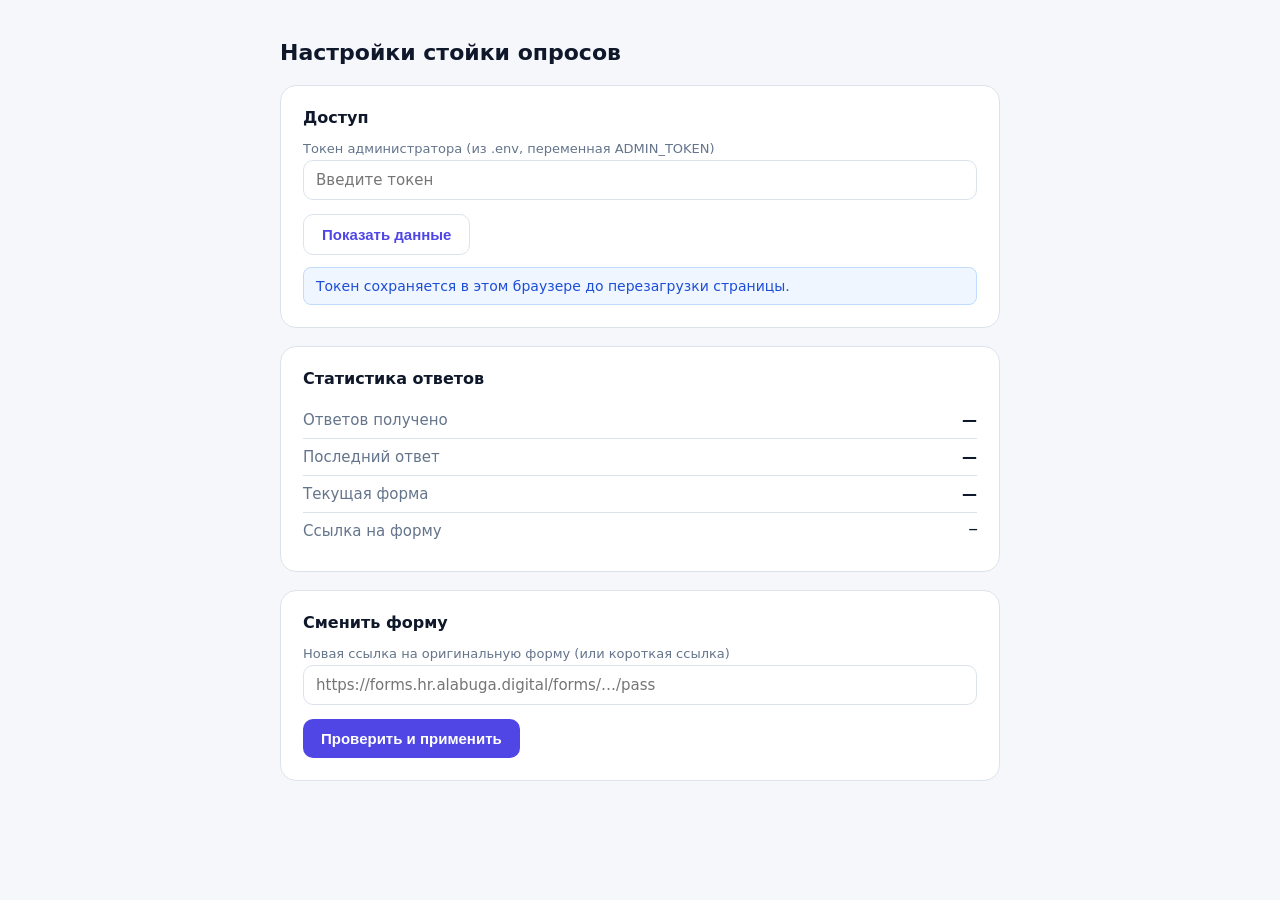
<file: setting/index.html>
<!DOCTYPE html>
<html lang="ru">
<head>
<meta charset="UTF-8">
<meta name="viewport" content="width=device-width, initial-scale=1">
<title>Настройки стойки</title>
<style>
  :root {
    --bg: #f5f7fb; --surface: #fff; --border: #dde3ec;
    --text: #0f172a; --muted: #64748b;
    --accent: #4f46e5; --accent-hover: #4338ca;
    --ok: #16a34a; --err: #b91c1c;
  }
  * { box-sizing: border-box; margin: 0; padding: 0; }
  body {
    font-family: "Segoe UI", system-ui, -apple-system, Roboto, Arial, sans-serif;
    background: var(--bg); color: var(--text); padding: 16px;
  }
  .wrap { max-width: 720px; margin: 24px auto; }
  h1 { font-size: 22px; margin-bottom: 20px; }
  .card {
    background: var(--surface); border: 1px solid var(--border);
    border-radius: 16px; padding: 22px; margin-bottom: 18px;
  }
  .card h2 { font-size: 16px; margin-bottom: 14px; }
  label { display: block; font-size: 13px; color: var(--muted); margin: 10px 0 4px; }
  input[type="text"], input[type="password"] {
    width: 100%; padding: 10px 12px; border: 1px solid var(--border);
    border-radius: 10px; font: inherit; font-size: 15px;
  }
  input:focus { outline: 2px solid var(--accent); border-color: transparent; }
  button {
    margin-top: 14px; padding: 11px 18px; font-size: 15px; font-weight: 600;
    color: #fff; background: var(--accent); border: 0; border-radius: 10px; cursor: pointer;
  }
  button:hover { background: var(--accent-hover); }
  button.ghost { background: transparent; color: var(--accent); border: 1px solid var(--border); }
  button.ghost:hover { background: #eef2ff; }

  .kv { display: flex; justify-content: space-between; gap: 16px; padding: 9px 0; border-bottom: 1px solid var(--border); font-size: 15px; }
  .kv:last-child { border-bottom: 0; }
  .kv .k { color: var(--muted); }
  .kv .v { text-align: right; word-break: break-all; font-weight: 600; }
  .mono { font-family: Consolas, "Courier New", monospace; font-size: 13px; }

  .msg { margin-top: 12px; padding: 10px 12px; border-radius: 8px; font-size: 14px; display: none; }
  .msg.ok { display: block; background: #f0fdf4; border: 1px solid #bbf7d0; color: var(--ok); }
  .msg.err { display: block; background: #fef2f2; border: 1px solid #fecaca; color: var(--err); }
  .msg.info { display: block; background: #eff6ff; border: 1px solid #bfdbfe; color: #1d4ed8; }
</style>
</head>
<body>
<div class="wrap">
  <h1>Настройки стойки опросов</h1>

  <div class="card">
    <h2>Доступ</h2>
    <label for="token">Токен администратора (из .env, переменная ADMIN_TOKEN)</label>
    <input type="password" id="token" placeholder="Введите токен">
    <button id="load" class="ghost">Показать данные</button>
    <p class="msg info" id="token-hint">Токен сохраняется в этом браузере до перезагрузки страницы.</p>
  </div>

  <div class="card">
    <h2>Статистика ответов</h2>
    <div class="kv"><span class="k">Ответов получено</span><span class="v" id="count">—</span></div>
    <div class="kv"><span class="k">Последний ответ</span><span class="v" id="last">—</span></div>
    <div class="kv"><span class="k">Текущая форма</span><span class="v" id="title">—</span></div>
    <div class="kv"><span class="k">Ссылка на форму</span><span class="v mono" id="url">—</span></div>
  </div>

  <div class="card">
    <h2>Сменить форму</h2>
    <label for="newurl">Новая ссылка на оригинальную форму (или короткая ссылка)</label>
    <input type="text" id="newurl" placeholder="https://forms.hr.alabuga.digital/forms/…/pass">
    <button id="apply">Проверить и применить</button>
    <p class="msg" id="msg"></p>
  </div>
</div>

<script>
(function () {
  "use strict";
  var TOKEN_KEY = "setting-admin-token";
  var tokenEl = document.getElementById("token");
  var loadBtn = document.getElementById("load");
  var applyBtn = document.getElementById("apply");
  var newUrlEl = document.getElementById("newurl");
  var msgEl = document.getElementById("msg");

  tokenEl.value = localStorage.getItem(TOKEN_KEY) || "";
  tokenEl.addEventListener("change", function () {
    localStorage.setItem(TOKEN_KEY, tokenEl.value.trim());
  });

  function headers() {
    return { "X-Admin-Token": tokenEl.value.trim(), "Content-Type": "application/json" };
  }

  function showMsg(text, cls) {
    msgEl.className = "msg " + cls;
    msgEl.textContent = text;
  }

  function fmtTs(ts) {
    if (!ts) return "—";
    var d = new Date(ts);
    return isNaN(d) ? ts : d.toLocaleString("ru-RU");
  }

  function loadStats() {
    fetch("/api/config", { headers: headers() })
      .then(function (r) {
        return r.json().then(function (b) { return { status: r.status, body: b }; });
      })
      .then(function (res) {
        if (res.status === 401) {
          showMsg("Неверный токен", "err");
          return;
        }
        if (!res.body || !res.body.ok) {
          showMsg("Ошибка: " + (res.body && res.body.error ? res.body.error : "?"), "err");
          return;
        }
        document.getElementById("count").textContent = res.body.answers_count;
        document.getElementById("last").textContent = fmtTs(res.body.last_ts);
        document.getElementById("title").textContent = res.body.title || "—";
        document.getElementById("url").textContent = res.body.form_url;
        if (!newUrlEl.value) newUrlEl.value = res.body.form_url;
        showMsg("Данные обновлены", "ok");
      })
      .catch(function () {
        showMsg("Нет связи с сервером", "err");
      });
  }

  loadBtn.addEventListener("click", loadStats);

  applyBtn.addEventListener("click", function () {
    var url = newUrlEl.value.trim();
    if (!url) { showMsg("Вставьте ссылку на форму", "err"); return; }
    applyBtn.disabled = true;
    showMsg("Проверяю…", "info");

    fetch("/api/config", {
      method: "POST",
      headers: headers(),
      body: JSON.stringify({ form_url: url }),
    })
      .then(function (r) {
        return r.json().then(function (b) { return { status: r.status, body: b }; });
      })
      .then(function (res) {
        if (res.status === 401) {
          showMsg("Неверный токен", "err");
          return;
        }
        if (res.body && res.body.ok) {
          showMsg(
            "Форма обновлена: «" + (res.body.title || "") + "», вопросов: " + res.body.questions_count +
            ". Обновите стойку (Ctrl+F5).",
            "ok"
          );
          loadStats();
        } else {
          showMsg("Не удалось применить: " + (res.body && res.body.error ? res.body.error : "?"), "err");
        }
      })
      .catch(function () {
        showMsg("Нет связи с сервером", "err");
      })
      .finally(function () {
        applyBtn.disabled = false;
      });
  });
})();
</script>
</body>
</html>
</file>
